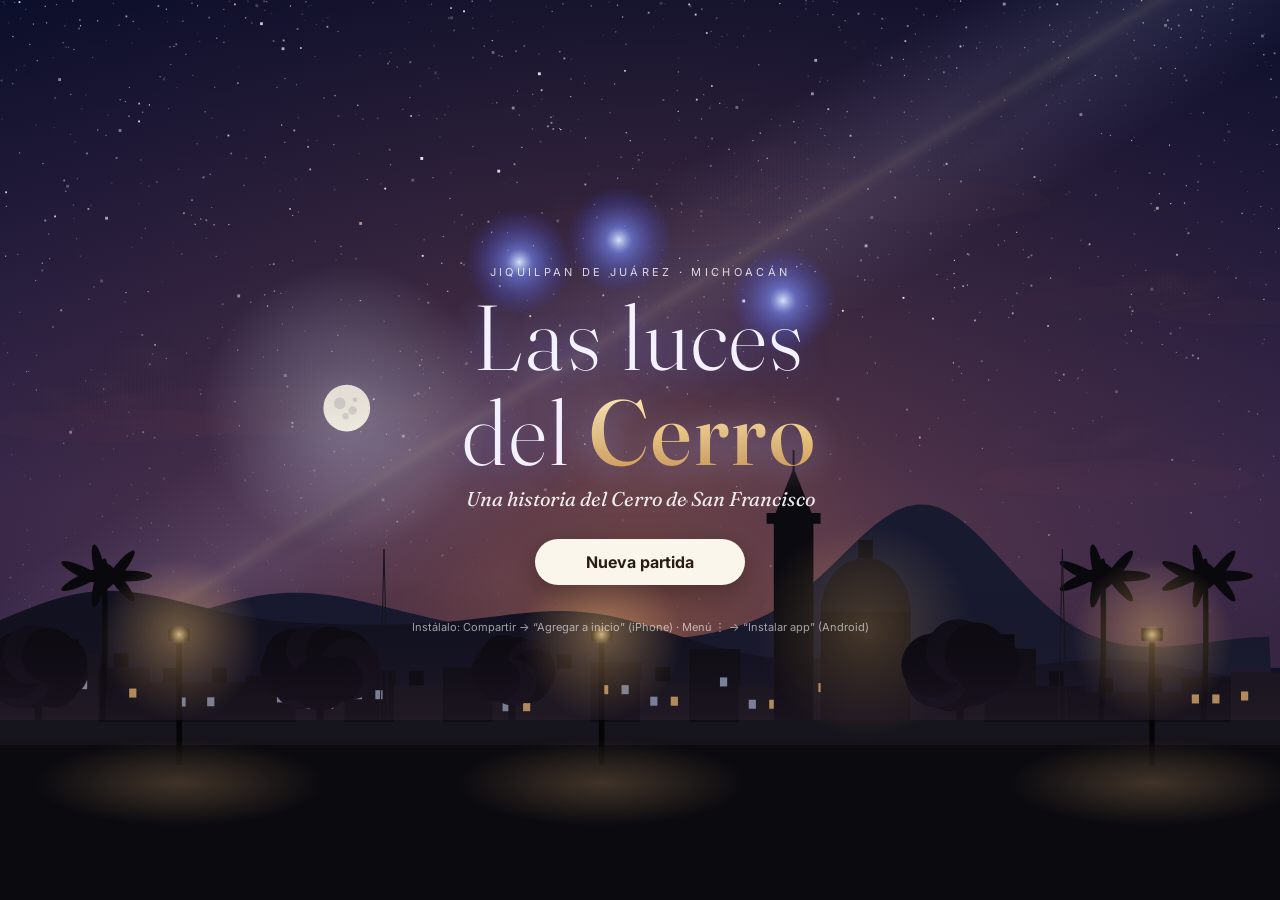
<file: index.html>
<!doctype html>
<html lang="es">
<head>
  <meta charset="utf-8">
  <meta name="viewport" content="width=device-width, initial-scale=1, maximum-scale=1, user-scalable=no, viewport-fit=cover">
  <title>Las luces del Cerro</title>
  <meta name="description" content="RPG de acción y aventura en Jiquilpan de Juárez, Michoacán.">
  <meta name="theme-color" content="#1c1a24">
  <meta name="apple-mobile-web-app-capable" content="yes">
  <meta name="mobile-web-app-capable" content="yes">
  <meta name="apple-mobile-web-app-status-bar-style" content="black-translucent">
  <meta name="apple-mobile-web-app-title" content="Las luces del Cerro">
  <link rel="manifest" href="manifest.webmanifest">
  <link rel="icon" href="icons/icon.svg" type="image/svg+xml">
  <link rel="apple-touch-icon" href="icons/icon-180.png">
  <link rel="preconnect" href="https://fonts.googleapis.com">
  <link href="https://fonts.googleapis.com/css2?family=Fraunces:opsz,wght@9..144,500;9..144,700&family=Inter:wght@400;500;600;700&display=swap" rel="stylesheet">
  <link rel="stylesheet" href="css/style.css">
</head>
<body>
  <canvas id="game"></canvas>

  <!-- HUD -->
  <div id="hud" class="hidden">
    <div class="hud-left">
      <div id="placePill" class="pill place"><span id="placeName">Jiquilpan</span><span id="streetName"></span></div>
      <div id="timePill" class="pill time"><span id="wxIcon">☀</span><span id="clockText">7:30 am</span><span id="dayText">Jue</span></div>

    </div>
    <div class="hud-right">
      <div class="pill money"><span class="peso">$</span><span id="moneyText">150</span></div>
      <button id="btnMenu" class="round" aria-label="Menú">☰</button>
    </div>
    <div class="hud-life">
      <div id="hearts" class="hearts" aria-label="Salud"></div>
      <div id="spurs" class="spurs hidden"></div>
      <div id="foeBar" class="foe hidden"><span id="foeName"></span><i><b id="foeFill"></b></i></div>
    </div>
    <div id="questTracker" class="tracker" role="status"></div>
    <div id="compass" class="compass"><div id="compassNeedle"></div></div>
  </div>

  <!-- Touch controls -->
  <div id="touch" class="hidden">
    <div id="stickZone"></div>
    <div id="stickBase"><div id="stickKnob"></div></div>
    <button id="btnA" class="tbtn a">A</button>
    <button id="btnB" class="tbtn b">B</button>
    <button id="btnItem" class="tbtn item" aria-label="Usar lo que traes en la mano">✋</button>
  </div>

  <!-- Contextual prompt -->
  <div id="prompt" class="prompt hidden"><span class="key">A</span><span id="promptText">Hablar</span></div>

  <!-- Dialogue -->
  <div id="dialog" class="dialog hidden">
    <div class="dlg-card">
      <canvas id="portrait" width="160" height="160"></canvas>
      <div class="dlg-body">
        <div class="dlg-name"><span id="dlgName"></span><span id="dlgRole"></span></div>
        <div id="dlgText" class="dlg-text"></div>
        <div id="dlgChoices" class="dlg-choices"></div>
        <form id="dlgAsk" class="dlg-ask hidden" autocomplete="off"><input id="dlgInput" type="text" maxlength="200"><button type="submit">OK</button></form>
      </div>
      <div id="dlgNext" class="dlg-next">▾</div>
    </div>
  </div>

  <!-- Toasts / banners -->
  <div id="toasts"></div>
  <div id="banner" class="banner hidden"><div id="bannerTitle"></div><div id="bannerSub"></div></div>
  <div id="fade" class="fade"></div>

  <!-- Menus -->
  <div id="menu" class="menu hidden">
    <div class="menu-top">
      <div class="tabs" id="menuTabs">
        <button data-tab="map" class="on"><span class="ti">🗺️</span>Mapa</button>
        <button data-tab="journal"><span class="ti">📜</span>Misiones</button>
        <button data-tab="people"><span class="ti">🫂</span>Gente</button>
        <button data-tab="bag"><span class="ti">🎒</span>Morral</button>
        <button data-tab="self"><span class="ti">🙂</span>Yo</button>
        <button data-tab="props"><span class="ti">🏠</span>Propiedades</button>
        <button data-tab="settings"><span class="ti">⚙️</span>Ajustes</button>
      </div>
      <button id="menuClose" class="round" aria-label="Cerrar">✕</button>
    </div>
    <div class="menu-body">
      <section id="tab-map" class="tab on">
        <div class="mapwrap" id="mapWrap"><canvas id="bigmap"></canvas><div id="mapLabel" class="maplabel"></div></div>
        <div class="maplegend" id="mapLegend"></div>
      </section>
      <section id="tab-journal" class="tab"></section>
      <section id="tab-bag" class="tab"></section>
      <section id="tab-people" class="tab"></section>
      <section id="tab-self" class="tab"></section>
      <section id="tab-props" class="tab"></section>
      <section id="tab-settings" class="tab"></section>
    </div>
  </div>

  <!-- Shop -->
  <div id="shop" class="sheet hidden">
    <div class="sheet-head"><div><div id="shopName" class="sheet-title"></div><div id="shopSub" class="sheet-sub"></div></div><button id="shopClose" class="round">✕</button></div>
    <div id="shopList" class="shop-list"></div>
  </div>

  <!-- Title screen -->
  <div id="title" class="title">
    <canvas id="titleSky" class="title-sky"></canvas>
    <div class="title-inner">
      <div class="t-kicker">Jiquilpan de Juárez · Michoacán</div>
      <h1><span>Las luces</span><span>del <b>Cerro</b></span></h1>
      <div class="t-sub">Una historia del Cerro de San Francisco</div>
      <div class="t-actions">
        <button id="btnContinue" class="primary hidden">Continuar</button>
        <button id="btnNew" class="primary">Nueva partida</button>
      </div>
      <div class="t-name hidden" id="nameBox">
        <label>¿Cómo te llamas?</label>
        <input id="nameInput" maxlength="16" value="Emiliano" autocomplete="off">
        <button id="btnStart" class="primary">Empezar</button>
      </div>
      <div class="t-foot">Instálalo: Compartir → “Agregar a inicio” (iPhone) · Menú ⋮ → “Instalar app” (Android)</div>
    </div>
  </div>

  <div id="loading" class="loading">Cargando el pueblo…</div>

  <script type="module" src="js/main.js"></script>
</body>
</html>
</file>
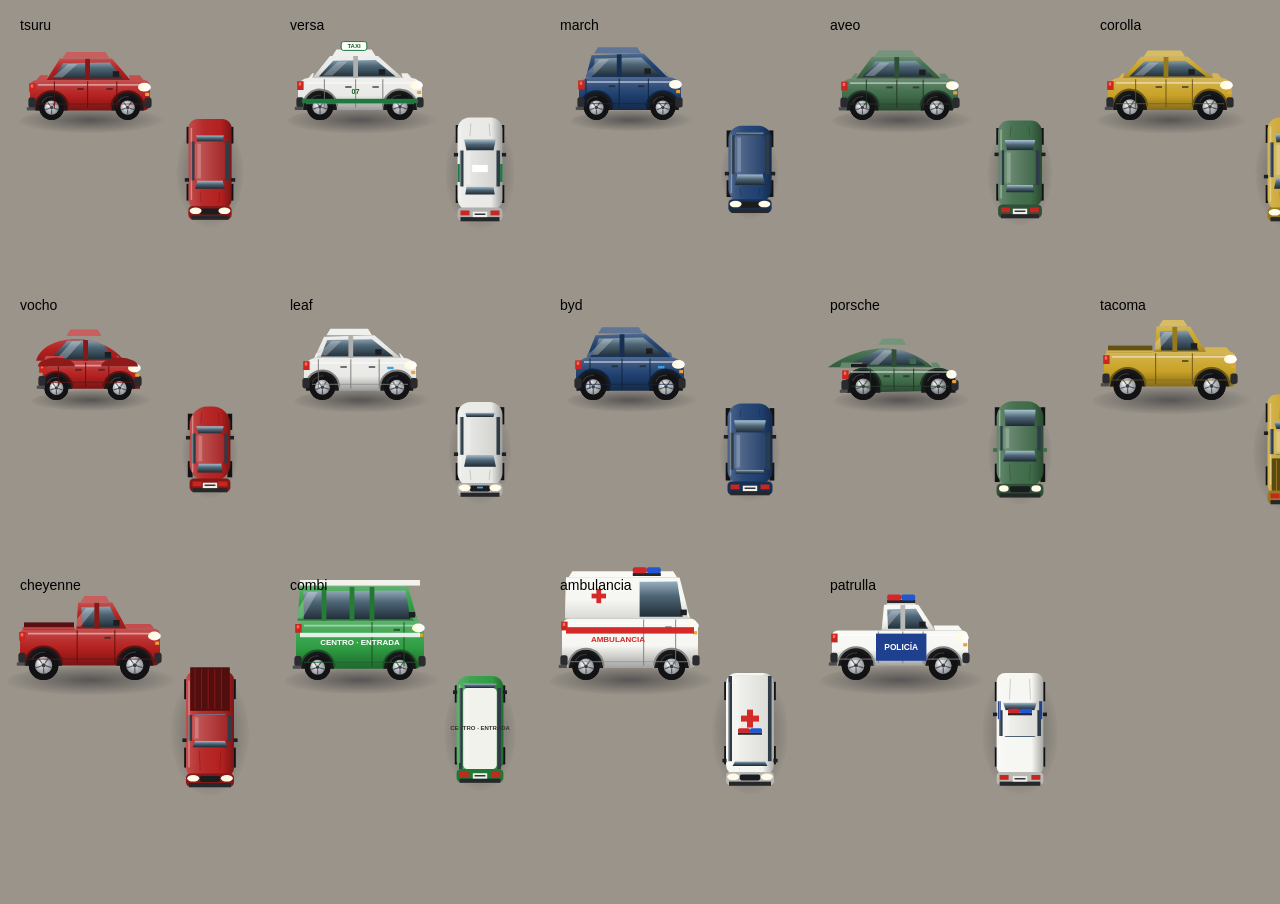
<file: tests/gallery.html>
<!doctype html><meta charset="utf-8"><title>Car gallery</title>
<body style="margin:0;background:#9a948a"><canvas id="c" width="1400" height="900"></canvas>
<script type="module">
import { MODELS, paintCar } from '../js/render/cars.js';
const ctx = document.getElementById('c').getContext('2d');
const names = Object.keys(MODELS); let i = 0;
for (const m of names) {
  const col = i % 5, row = Math.floor(i / 5);
  const spec = { model: m, color: ['#b3201f','#e9e9e6','#1f3f6f','#3e6b48','#c9a227'][i % 5], taxi: m === 'versa', route: m === 'combi' ? 'verde' : null, text: 'CENTRO · ENTRADA' };
  if (m === 'combi') spec.color = '#2f9e44';
  if (m === 'ambulancia' || m === 'patrulla') spec.color = '#f6f6f2';
  ctx.save(); ctx.translate(90 + col * 270, 120 + row * 280); ctx.scale(4, 4); paintCar(ctx, spec, 'E'); ctx.restore();
  ctx.save(); ctx.translate(210 + col * 270, 170 + row * 280); ctx.scale(3, 3); paintCar(ctx, spec, i % 2 ? 'N' : 'S'); ctx.restore();
  ctx.fillStyle = '#000'; ctx.font = '14px sans-serif'; ctx.fillText(m, 20 + col * 270, 30 + row * 280);
  i++;
}
</script>
</file>
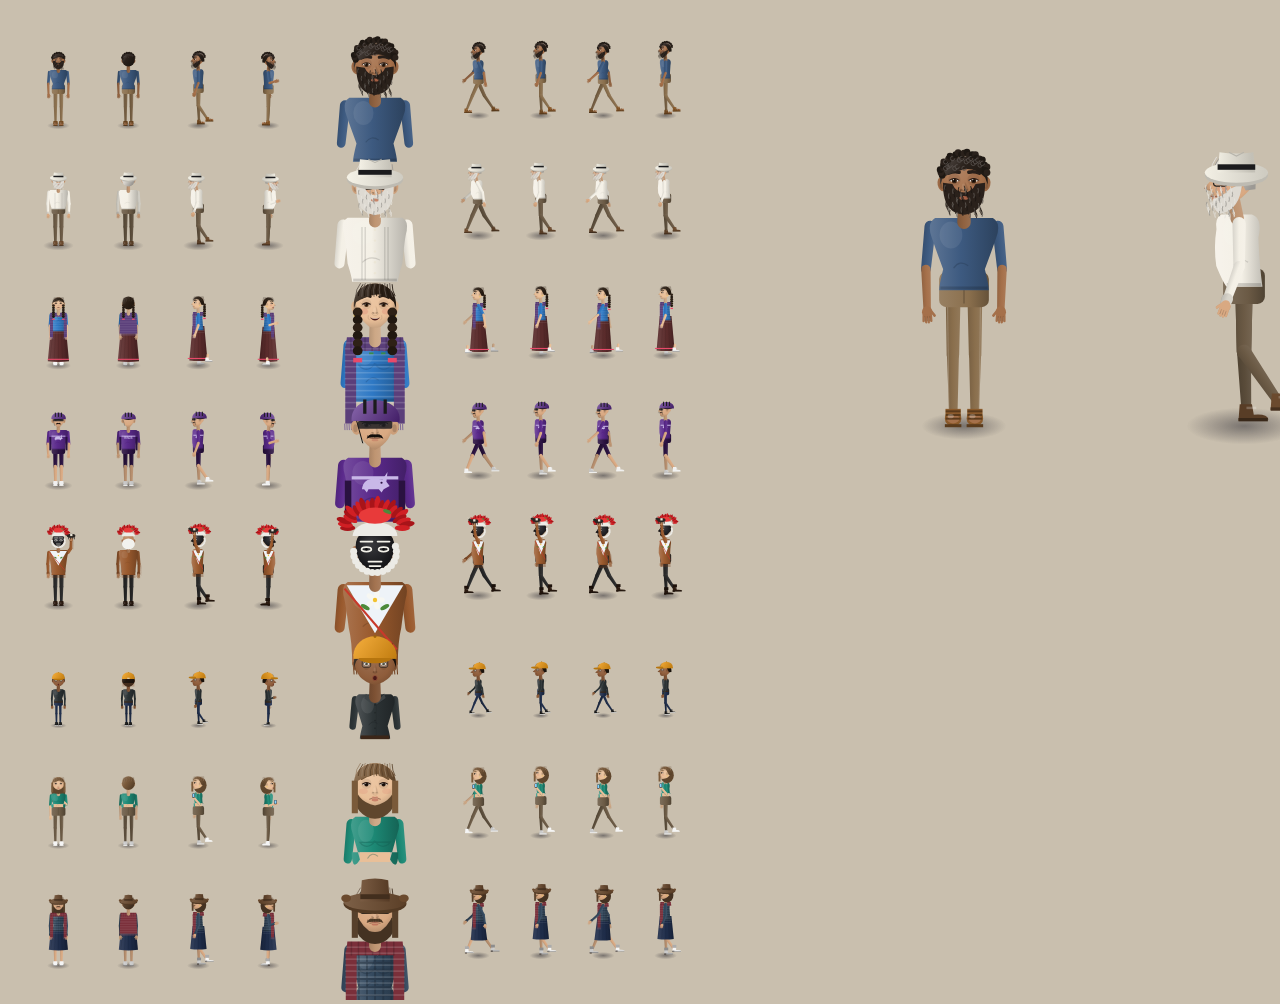
<file: tests/people.html>
<!doctype html><meta charset="utf-8"><title>People gallery</title>
<body style="margin:0;background:#c9bfae"><canvas id="c" width="1400" height="1000"></canvas>
<script type="module">
import { makeLook, drawPerson, drawPortrait } from '../js/render/people.js';
const ctx = document.getElementById('c').getContext('2d');
const looks = [
  makeLook(1, { age: 'adult', hair: 'curly', hairColor: '#2a211b', beard: 'full', beardColor: '#4a4540', nose: 'wide', top: 'tshirt', topColor: '#3d5a80', girth: 0.92 }),
  makeLook(2, { age: 'elder', hat: 'panama', beard: 'full', hairColor: '#d9d5ce', girth: 1.25, top: 'guayabera', topColor: '#f4f0e6' }),
  makeLook(3, { female: true, age: 'adult', hair: 'braids', rebozo: '#5b3f7a', top: 'bordado', bottom: 'longskirt', expr: 'happy' }),
  makeLook(4, { uniform: 'rinos', age: 'adult' }),
  makeLook(5, { uniform: 'negrito', holds: 'toro' }),
  makeLook(6, { age: 'kid', expr: 'surprised' }),
  makeLook(7, { female: true, age: 'teen', hair: 'long', phone: true, expr: 'sad' }),
  makeLook(8, { age: 'adult', hat: 'texana', mustache: true, top: 'plaid', shoes: 'boots', expr: 'angry' }),
];
looks.forEach((L, i) => {
  for (let d = 0; d < 4; d++) { ctx.save(); ctx.translate(20 + d * 70, 20 + i * 120); ctx.scale(2.4, 2.4); drawPerson(ctx, L, d, d === 2 ? 1 : d === 3 ? 'talk' : 'idle'); ctx.restore(); }
  ctx.save(); ctx.translate(320, 10 + i * 120); drawPortrait(ctx, L, 110, 'idle'); ctx.restore();
  ctx.save(); ctx.translate(440, 10 + i * 120); ctx.scale(2.4, 2.4); for (let f = 0; f < 4; f++) { drawPerson(ctx, L, 2, f); ctx.translate(26, 0); } ctx.restore();
});
// one big for detail
ctx.save(); ctx.translate(820, 30); ctx.scale(9, 9); drawPerson(ctx, looks[0], 0, 'idle'); ctx.restore();
ctx.save(); ctx.translate(1100, 30); ctx.scale(9, 9); drawPerson(ctx, looks[1], 2, 1); ctx.restore();
</script>
</file>
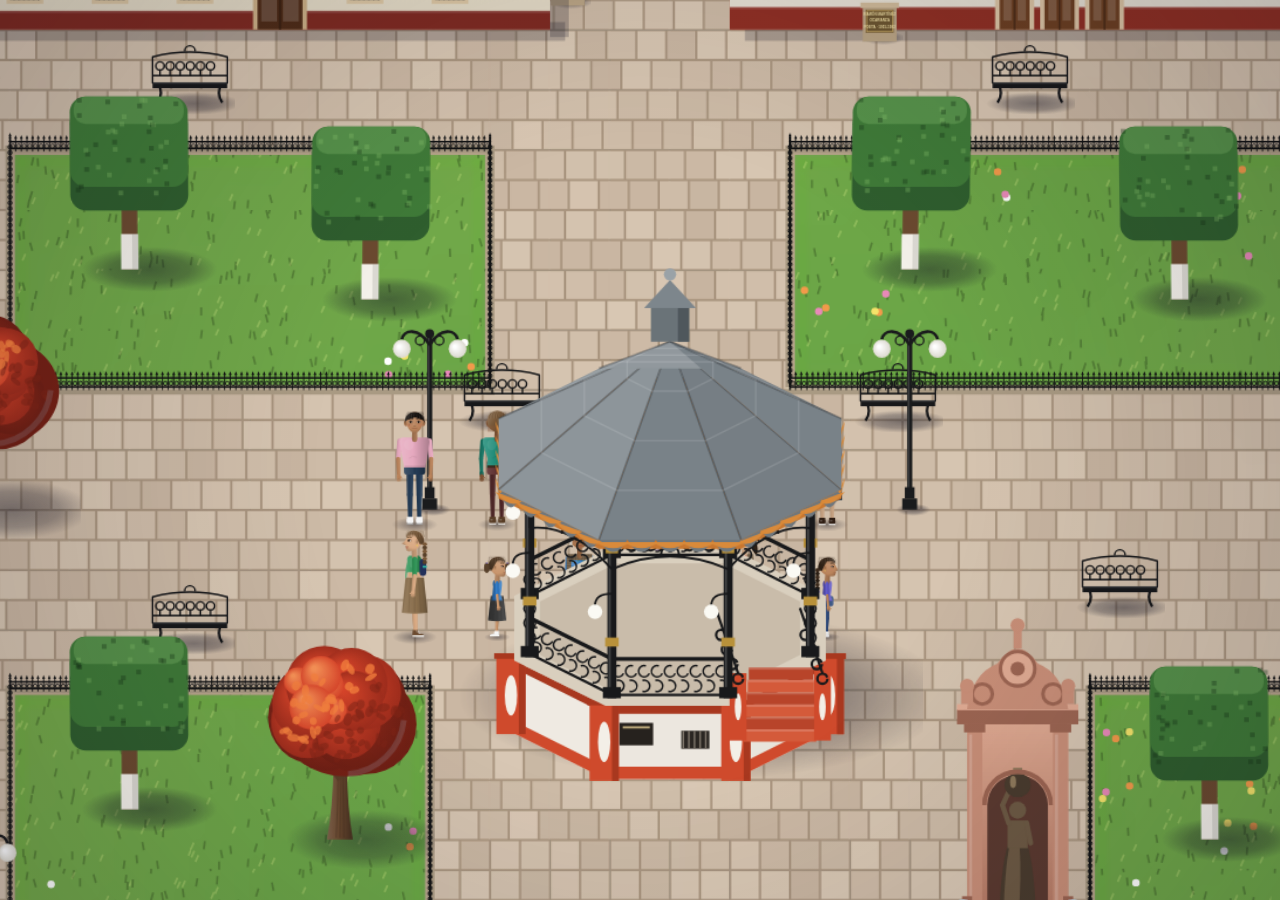
<file: tests/view.html>
<!doctype html>
<html><head><meta charset="utf-8"><style>html,body{margin:0;background:#111}canvas{display:block}</style></head>
<body><canvas id="c"></canvas>
<script type="module">
import { buildTown, applyWeekday } from '../js/data/town.js';
import { Renderer } from '../js/renderer.js';
import { Person } from '../js/entities.js';
import { makeLook } from '../js/render/people.js';
const q = new URLSearchParams(location.search);
const map = buildTown(); applyWeekday(map, +(q.get('day') ?? 4));
const r = new Renderer(document.getElementById('c'));
if (q.get('zoom')) { r.zoomMul = +q.get('zoom'); r.resize(); }
const ents = [];
const cx = +(q.get('x') ?? 125.5) * 16, cy = +(q.get('y') ?? 100) * 16;
for (let i = 0; i < 12; i++) { const p = new Person(map, cx - 60 + (i % 6) * 22, cy + 20 + Math.floor(i / 6) * 30, makeLook(i * 97 + 5)); p.dir = i % 4; ents.push(p); }
const L = +(q.get('light') ?? 1);
const game = { map, camera: { x: cx, y: cy }, entities: ents, effects: [], env: { light: L, rainAmt: +(q.get('rain') ?? 0), cloud: 0.3, wind: 0.3, overcast: 0, lightning: 0, bloom: q.get('bloom') === '1', dusk: L < 1, wetness: +(q.get('wet') ?? 0), flood: +(q.get('flood') ?? 0) }, clock: { real: 1, dt: 0.016, hour: +(q.get('hour') ?? 12) }, state: { act: 1 }, firstFrame: true };
r.draw(game);
window.done = true;
</script></body></html>
</file>
<file: css/style.css>
:root {
  --ink: #1f1b24;
  --paper: #fbf6ec;
  --paper-2: #f3ead8;
  --line: rgba(60, 40, 25, 0.16);
  --accent: #c2413c;       /* guardapolvo red */
  --accent-2: #6c4bb4;     /* jacaranda / añil */
  --gold: #e3b341;
  --glass: rgba(24, 22, 32, 0.62);
  --glass-2: rgba(24, 22, 32, 0.78);
  --txt-on-glass: #f7f2e8;
  --safe-t: env(safe-area-inset-top, 0px);
  --safe-b: env(safe-area-inset-bottom, 0px);
  --safe-l: env(safe-area-inset-left, 0px);
  --safe-r: env(safe-area-inset-right, 0px);
}
* { box-sizing: border-box; -webkit-tap-highlight-color: transparent; }
html, body { margin: 0; height: 100%; overflow: hidden; background: #14131a; color: var(--ink);
  font-family: Inter, system-ui, -apple-system, "Segoe UI", sans-serif; -webkit-user-select: none; user-select: none;
  overscroll-behavior: none; touch-action: none; }
canvas#game { position: fixed; inset: 0; display: block; }
button { font: inherit; cursor: pointer; }
.hidden { display: none !important; }

/* HUD ---------------------------------------------------------------- */
#hud { position: fixed; inset: 0; pointer-events: none; }
.hud-left { position: absolute; top: calc(10px + var(--safe-t)); left: calc(10px + var(--safe-l)); display: flex; flex-direction: column; gap: 6px; align-items: flex-start; }
.hud-right { position: absolute; top: calc(10px + var(--safe-t)); right: calc(10px + var(--safe-r)); display: flex; gap: 8px; align-items: center; pointer-events: auto; }
.pill { background: var(--glass); color: var(--txt-on-glass); backdrop-filter: blur(8px); -webkit-backdrop-filter: blur(8px);
  border: 1px solid rgba(255,255,255,0.08); border-radius: 999px; padding: 6px 12px; font-size: 13px; font-weight: 600; display: flex; gap: 8px; align-items: center;
  box-shadow: 0 4px 18px rgba(0,0,0,0.25); }
.pill.place { flex-direction: column; align-items: flex-start; gap: 0; border-radius: 14px; padding: 7px 12px; max-width: 62vw; }
#placeName { font-family: Fraunces, Georgia, serif; font-size: 15px; letter-spacing: 0.01em; }
#streetName { font-size: 11px; font-weight: 500; opacity: 0.75; }
.pill.time { font-variant-numeric: tabular-nums; }
#dayText { opacity: 0.7; font-weight: 500; }
.pill.money .peso { color: var(--gold); }
.round { width: 40px; height: 40px; border-radius: 50%; border: 1px solid rgba(255,255,255,0.1); background: var(--glass); color: var(--txt-on-glass);
  backdrop-filter: blur(8px); -webkit-backdrop-filter: blur(8px); font-size: 18px; display: grid; place-items: center; box-shadow: 0 4px 18px rgba(0,0,0,0.25); }
.tracker { position: absolute; top: calc(98px + var(--safe-t)); left: calc(10px + var(--safe-l)); max-width: min(300px, 64vw);
  color: var(--txt-on-glass); font-size: 12px; line-height: 1.35; text-shadow: 0 1px 3px rgba(0,0,0,0.8); }
.tracker .qt { font-weight: 700; color: var(--gold); font-size: 11px; letter-spacing: 0.06em; text-transform: uppercase; }
.tracker .qs { margin-top: 2px; }
.compass { position: absolute; top: calc(58px + var(--safe-t)); right: calc(12px + var(--safe-r)); width: 36px; height: 36px; border-radius: 50%;
  background: var(--glass); border: 1px solid rgba(255,255,255,0.1); display: grid; place-items: center; }
#compassNeedle { width: 0; height: 0; border-left: 6px solid transparent; border-right: 6px solid transparent; border-bottom: 14px solid var(--gold); transform-origin: 50% 70%; }

/* Touch --------------------------------------------------------------- */
#touch { position: fixed; inset: 0; pointer-events: none; }
#stickZone { position: absolute; left: 0; bottom: 0; width: 55vw; height: 55vh; pointer-events: auto; }
#stickBase { position: absolute; width: 120px; height: 120px; border-radius: 50%; left: calc(24px + var(--safe-l)); bottom: calc(24px + var(--safe-b)); top: auto;
  background: radial-gradient(circle, rgba(255,255,255,0.10), rgba(255,255,255,0.04)); border: 1.5px solid rgba(255,255,255,0.25); pointer-events: none; opacity: 0.55; transition: opacity .15s; }
#stickBase.on { opacity: 0.95; bottom: auto; }
#stickKnob { position: absolute; left: 36px; top: 36px; width: 48px; height: 48px; border-radius: 50%; background: rgba(255,255,255,0.85); box-shadow: 0 3px 10px rgba(0,0,0,0.35); }
.tbtn { position: absolute; pointer-events: auto; border-radius: 50%; border: 2px solid rgba(255,255,255,0.35); color: #fff; font-weight: 700; font-size: 20px;
  background: rgba(24,22,32,0.55); backdrop-filter: blur(6px); -webkit-backdrop-filter: blur(6px); box-shadow: 0 4px 14px rgba(0,0,0,0.3); }
.tbtn.a { width: 74px; height: 74px; right: calc(22px + var(--safe-r)); bottom: calc(44px + var(--safe-b)); background: rgba(194,65,60,0.78); }
.tbtn.b { width: 56px; height: 56px; right: calc(108px + var(--safe-r)); bottom: calc(24px + var(--safe-b)); font-size: 16px; }
.tbtn.on { transform: scale(0.92); filter: brightness(1.2); }

.prompt { position: fixed; left: 50%; bottom: calc(150px + var(--safe-b)); transform: translateX(-50%); background: var(--glass-2); color: var(--txt-on-glass);
  padding: 8px 14px 8px 8px; border-radius: 999px; font-weight: 600; font-size: 14px; display: flex; gap: 8px; align-items: center; pointer-events: none;
  box-shadow: 0 6px 20px rgba(0,0,0,0.3); animation: pop .18s ease-out; }
.prompt .key { width: 24px; height: 24px; border-radius: 50%; background: var(--accent); display: grid; place-items: center; font-size: 12px; }
@keyframes pop { from { transform: translate(-50%, 8px); opacity: 0; } to { transform: translate(-50%, 0); opacity: 1; } }

/* Dialogue ------------------------------------------------------------ */
.dialog { position: fixed; left: 0; right: 0; bottom: 0; padding: 0 10px calc(12px + var(--safe-b)); display: flex; justify-content: center; z-index: 20; }
.dlg-card { position: relative; width: min(760px, 100%); background: var(--paper); border-radius: 18px; padding: 14px 16px 16px 14px; display: flex; gap: 14px;
  box-shadow: 0 18px 50px rgba(0,0,0,0.45), inset 0 0 0 1px rgba(120,80,40,0.12); animation: rise .2s ease-out;
  background-image: linear-gradient(180deg, rgba(255,255,255,0.6), rgba(255,255,255,0)), radial-gradient(circle at 10% 0%, rgba(194,65,60,0.05), transparent 40%); }
@keyframes rise { from { transform: translateY(20px); opacity: 0; } to { transform: none; opacity: 1; } }
#portrait { width: 86px; height: 86px; flex: 0 0 auto; border-radius: 14px; background: linear-gradient(160deg, #efe3cb, #d9c3a2); box-shadow: inset 0 0 0 1px rgba(90,60,30,0.2); }
.dlg-body { flex: 1; min-width: 0; }
.dlg-name { display: flex; align-items: baseline; gap: 8px; margin-bottom: 4px; }
#dlgName { font-family: Fraunces, Georgia, serif; font-weight: 700; font-size: 18px; color: #3a2418; }
#dlgRole { font-size: 11px; color: #8a6a50; font-weight: 600; letter-spacing: 0.04em; text-transform: uppercase; }
.dlg-text { font-size: 16px; line-height: 1.45; color: #2a211b; min-height: 46px; max-height: 38vh; overflow-y: auto; white-space: pre-wrap; }
.dlg-text .thinking { opacity: 0.55; font-style: italic; }
.dlg-choices { display: flex; flex-direction: column; gap: 6px; margin-top: 10px; }
.dlg-choices button { text-align: left; background: #fff; border: 1px solid var(--line); border-radius: 12px; padding: 9px 12px; font-size: 14px; color: #2a211b; font-weight: 500;
  display: flex; gap: 8px; align-items: center; }
.dlg-choices button:hover, .dlg-choices button.sel { border-color: var(--accent); box-shadow: 0 0 0 2px rgba(194,65,60,0.15); }
.dlg-choices button .tag { font-size: 10px; font-weight: 700; padding: 2px 6px; border-radius: 999px; background: var(--paper-2); color: #7a5a3a; text-transform: uppercase; letter-spacing: 0.04em; }
.dlg-choices button .tag.kind { background: #e7f3e3; color: #2f6a2a; } .dlg-choices button .tag.mean { background: #f7e1df; color: #9a2f28; }
.dlg-choices button .tag.honest { background: #e6ecf8; color: #2b4c8a; } .dlg-choices button .tag.money { background: #fbf0cf; color: #7a5a0a; }
.dlg-ask { display: flex; gap: 8px; margin-top: 10px; }
.dlg-ask input { flex: 1; min-width: 0; border: 1px solid var(--line); border-radius: 12px; padding: 10px 12px; font-size: 16px; background: #fff; -webkit-user-select: text; user-select: text; }
.dlg-ask button { border: 0; border-radius: 12px; background: var(--accent); color: #fff; font-weight: 700; padding: 0 14px; }
.dlg-next { position: absolute; right: 16px; bottom: 8px; color: var(--accent); animation: bob 1s infinite; font-size: 14px; }
@keyframes bob { 50% { transform: translateY(3px); } }

/* Toasts & banner ----------------------------------------------------- */
#toasts { position: fixed; top: auto; bottom: calc(198px + var(--safe-b)); left: 50%; transform: translateX(-50%); display: flex; flex-direction: column; gap: 6px; align-items: center; z-index: 30; pointer-events: none; }
.toast { background: var(--glass-2); color: var(--txt-on-glass); padding: 8px 14px; border-radius: 12px; font-size: 13px; font-weight: 600; box-shadow: 0 6px 20px rgba(0,0,0,0.3);
  animation: toast 3.2s ease forwards; max-width: 86vw; text-align: center; }
.toast.good { border-left: 3px solid #7be07b; } .toast.bad { border-left: 3px solid #ff6b5e; } .toast.quest { border-left: 3px solid var(--gold); } .toast.soul { border-left: 3px solid #8f7cff; }
@keyframes toast { 0% { opacity: 0; transform: translateY(-6px); } 8% { opacity: 1; transform: none; } 85% { opacity: 1; } 100% { opacity: 0; } }
.banner { position: fixed; left: 0; right: 0; top: 30%; text-align: center; color: #fff; z-index: 25; pointer-events: none; animation: banner 4.5s ease forwards; text-shadow: 0 2px 16px rgba(0,0,0,0.6); }
#bannerTitle { font-family: Fraunces, Georgia, serif; font-size: clamp(28px, 7vw, 54px); font-weight: 700; }
#bannerSub { margin-top: 6px; font-size: 14px; letter-spacing: 0.18em; text-transform: uppercase; opacity: 0.85; }
@keyframes banner { 0% { opacity: 0; letter-spacing: 0.1em; } 15% { opacity: 1; letter-spacing: 0; } 80% { opacity: 1; } 100% { opacity: 0; } }
.fade { position: fixed; inset: 0; background: #000; opacity: 0; pointer-events: none; transition: opacity .45s ease; z-index: 40; }
.fade.on { opacity: 1; }
.fade.white { background: #f4f6ff; }

/* Menu ---------------------------------------------------------------- */
.menu { position: fixed; inset: 0; z-index: 35; background: rgba(18,16,24,0.72); backdrop-filter: blur(10px); -webkit-backdrop-filter: blur(10px); display: flex; flex-direction: column;
  padding: calc(10px + var(--safe-t)) calc(10px + var(--safe-r)) calc(10px + var(--safe-b)) calc(10px + var(--safe-l)); }
.menu-top { display: flex; justify-content: space-between; align-items: center; gap: 8px; }
.tabs { display: flex; gap: 4px; overflow-x: auto; background: rgba(255,255,255,0.06); padding: 4px; border-radius: 14px; scrollbar-width: none; }
.tabs button { border: 0; background: transparent; color: #d9d2c4; padding: 8px 12px; border-radius: 10px; font-weight: 600; font-size: 14px; white-space: nowrap; }
.tabs button.on { background: var(--paper); color: #2a211b; }
.menu-body { flex: 1; min-height: 0; margin-top: 10px; }
.tab { display: none; height: 100%; overflow-y: auto; color: var(--txt-on-glass); -webkit-overflow-scrolling: touch; touch-action: pan-y; }
.tab.on { display: block; }
#tab-map.on { display: flex; flex-direction: column; gap: 8px; }
.mapwrap { position: relative; flex: 1; min-height: 0; border-radius: 16px; overflow: hidden; background: #e9dcc0; box-shadow: inset 0 0 0 1px rgba(0,0,0,0.2), 0 10px 40px rgba(0,0,0,0.35); touch-action: none; }
#bigmap { width: 100%; height: 100%; display: block; }
.maplabel { position: absolute; left: 12px; bottom: 12px; background: rgba(251,246,236,0.92); color: #3a2418; padding: 6px 10px; border-radius: 10px; font-family: Fraunces, Georgia, serif; font-size: 15px; font-weight: 600; pointer-events: none; }
.maplegend { display: flex; flex-wrap: wrap; gap: 6px 12px; font-size: 12px; color: #d9d2c4; }
.maplegend span::before { content: ''; display: inline-block; width: 9px; height: 9px; border-radius: 50%; margin-right: 5px; background: var(--c); vertical-align: -1px; }
.card { background: var(--paper); color: #2a211b; border-radius: 16px; padding: 14px 16px; margin-bottom: 10px; box-shadow: 0 6px 24px rgba(0,0,0,0.25); }
.card h3 { margin: 0 0 6px; font-family: Fraunces, Georgia, serif; font-size: 18px; }
.card h4 { margin: 10px 0 4px; font-size: 12px; text-transform: uppercase; letter-spacing: 0.08em; color: #8a6a50; }
.card p { margin: 4px 0; line-height: 1.45; font-size: 14px; }
.card .done { text-decoration: line-through; opacity: 0.55; }
.card .kicker { font-size: 11px; font-weight: 700; color: var(--accent); letter-spacing: 0.08em; text-transform: uppercase; }
.grid { display: grid; grid-template-columns: repeat(auto-fill, minmax(140px, 1fr)); gap: 8px; }
.item { background: #fff; border: 1px solid var(--line); border-radius: 14px; padding: 10px; display: flex; flex-direction: column; gap: 4px; }
.item .ico { font-size: 26px; } .item b { font-size: 14px; } .item small { color: #7a6a5a; font-size: 12px; line-height: 1.3; }
.item button { margin-top: 4px; border: 0; background: var(--paper-2); border-radius: 8px; padding: 6px; font-weight: 600; color: #3a2418; }
.meter { height: 8px; background: #eadfcb; border-radius: 99px; overflow: hidden; position: relative; }
.meter i { position: absolute; top: 0; bottom: 0; left: 50%; background: var(--c, var(--accent)); border-radius: 99px; }
.meter.uni i { left: 0; }
.statrow { display: grid; grid-template-columns: 110px 1fr 40px; gap: 10px; align-items: center; margin: 8px 0; font-size: 13px; }
.set-row { display: flex; justify-content: space-between; gap: 12px; align-items: center; padding: 10px 0; border-bottom: 1px solid var(--line); font-size: 14px; }
.set-row:last-child { border-bottom: 0; }
.set-row input[type=text], .set-row input[type=password], .set-row select { border: 1px solid var(--line); border-radius: 10px; padding: 8px; font-size: 14px; max-width: 58%; -webkit-user-select: text; user-select: text; }
.btn { border: 0; background: var(--accent); color: #fff; border-radius: 10px; padding: 9px 14px; font-weight: 700; }
.btn.ghost { background: var(--paper-2); color: #3a2418; }
.toggle { width: 46px; height: 28px; border-radius: 99px; background: #d8cdb8; position: relative; border: 0; flex: 0 0 auto; }
.toggle::after { content: ''; position: absolute; top: 3px; left: 3px; width: 22px; height: 22px; border-radius: 50%; background: #fff; transition: left .15s; box-shadow: 0 1px 3px rgba(0,0,0,0.3); }
.toggle.on { background: #5aa05a; } .toggle.on::after { left: 21px; }

/* Shop sheet ---------------------------------------------------------- */
.sheet { position: fixed; left: 0; right: 0; bottom: 0; z-index: 30; background: var(--paper); border-radius: 20px 20px 0 0; max-height: 72vh; display: flex; flex-direction: column;
  padding: 14px 14px calc(14px + var(--safe-b)); box-shadow: 0 -12px 40px rgba(0,0,0,0.4); animation: rise .2s ease-out; }
@media (min-width: 800px) { .sheet { left: 50%; width: 640px; transform: translateX(-50%); bottom: 20px; border-radius: 20px; } }
.sheet-head { display: flex; justify-content: space-between; align-items: center; gap: 10px; margin-bottom: 10px; }
.sheet-title { font-family: Fraunces, Georgia, serif; font-size: 20px; font-weight: 700; color: #3a2418; }
.sheet-sub { font-size: 13px; color: #8a6a50; }
.sheet .round { background: var(--paper-2); color: #3a2418; box-shadow: none; }
.shop-list { overflow-y: auto; display: flex; flex-direction: column; gap: 8px; touch-action: pan-y; }
.shop-row { display: flex; align-items: center; gap: 10px; background: #fff; border: 1px solid var(--line); border-radius: 14px; padding: 10px 12px; }
.shop-row .ico { font-size: 26px; width: 34px; text-align: center; }
.shop-row .meta { flex: 1; min-width: 0; } .shop-row b { display: block; font-size: 15px; } .shop-row small { color: #7a6a5a; font-size: 12px; }
.shop-row .price { font-weight: 700; color: #3a2418; font-variant-numeric: tabular-nums; }
.shop-row button { border: 0; border-radius: 10px; padding: 8px 12px; font-weight: 700; background: var(--accent); color: #fff; }
.shop-row button.alt { background: var(--paper-2); color: #3a2418; }
.shop-row button:disabled { opacity: 0.4; }

/* Title --------------------------------------------------------------- */
.title { position: fixed; inset: 0; z-index: 50; display: grid; place-items: center; overflow: hidden; color: #fff; }
.title-sky { position: absolute; inset: 0; width: 100%; height: 100%; display: block; background: #0d1030; }
.title-inner::before { content: ''; position: absolute; inset: -40px -60px; z-index: -1; background: radial-gradient(closest-side, rgba(8,10,30,0.55), transparent); }
.title-inner { position: relative; text-align: center; padding: 24px; max-width: 520px; }
.t-kicker { letter-spacing: 0.3em; text-transform: uppercase; font-size: 11px; opacity: 0.8; }
.title h1 { font-family: Fraunces, Georgia, serif; font-weight: 300; font-size: clamp(40px, 12vw, 92px); margin: 10px 0 6px; line-height: 1.04; letter-spacing: 0.03em; display: flex; flex-direction: column; align-items: center;
  color: #f4f1ff; text-shadow: 0 4px 30px rgba(90,110,255,0.45); }
.title h1 b { font-weight: 500; background: linear-gradient(180deg, #ffe9b0 20%, #f2c46a 60%, #c98a3a); -webkit-background-clip: text; background-clip: text; color: transparent; filter: drop-shadow(0 4px 22px rgba(242,196,106,0.4)); }
.t-sub { font-family: Fraunces, Georgia, serif; font-size: 20px; opacity: 0.9; font-style: italic; }
.t-actions, .t-name { margin-top: 28px; display: flex; flex-direction: column; gap: 10px; align-items: center; }
.t-name label { font-size: 14px; opacity: 0.85; }
.t-name input { border: 0; border-radius: 12px; padding: 12px 14px; font-size: 18px; text-align: center; width: 220px; -webkit-user-select: text; user-select: text; }
.primary { border: 0; border-radius: 999px; padding: 13px 28px; font-weight: 700; font-size: 16px; background: #fbf6ec; color: #2a1d18; min-width: 210px; box-shadow: 0 8px 30px rgba(0,0,0,0.35); }
.primary:hover { filter: brightness(1.05); }
.t-foot { margin-top: 34px; font-size: 11px; opacity: 0.6; line-height: 1.5; }
.loading { position: fixed; inset: 0; display: grid; place-items: center; background: #14131a; color: #d9d2c4; z-index: 60; font-family: Fraunces, Georgia, serif; font-size: 18px; }

/* Cinematic letterbox */
.cine::before, .cine::after { content: ''; position: fixed; left: 0; right: 0; height: 9vh; background: #000; z-index: 15; }
.cine::before { top: 0; } .cine::after { bottom: 0; }

@media (min-width: 900px) and (hover: hover) { #touch { display: none !important; } }
@media (orientation: landscape) and (max-height: 500px) {
  .dlg-text { max-height: 24vh; font-size: 14px; } #portrait { width: 64px; height: 64px; }
  .tbtn.a { bottom: calc(20px + var(--safe-b)); } .tbtn.b { bottom: calc(10px + var(--safe-b)); }
}

/* ===================================================================================================
   Round 3 refresh: calmer surfaces, clear hierarchy, nothing overlapping
   =================================================================================================== */
:root { --glass: rgba(22, 20, 30, 0.58); --glass-2: rgba(22, 20, 30, 0.82); --radius: 16px; --shadow: 0 8px 28px rgba(0,0,0,0.28); }
.pill { box-shadow: var(--shadow); }
/* the quest tracker is a small card, readable on any background */
.tracker { top: calc(102px + var(--safe-t)); background: var(--glass); backdrop-filter: blur(10px); -webkit-backdrop-filter: blur(10px);
  border: 1px solid rgba(255,255,255,0.08); border-radius: 14px; padding: 8px 12px; text-shadow: none; box-shadow: var(--shadow); max-width: min(290px, 62vw); }
.tracker:empty { display: none; }
.tracker .qt { font-size: 10.5px; }
.tracker .qs { font-size: 12.5px; line-height: 1.4; opacity: 0.92; }
#hud > * { transition: opacity .25s ease; }
body.talking .tracker, body.talking .compass, body.cine .tracker { opacity: 0; pointer-events: none; }
/* chapter banners sit high when a dialogue box is open, so text never stacks */
.banner { top: 26%; }
#dialog:not(.hidden) ~ #banner { top: 9%; }
#dialog:not(.hidden) ~ #banner #bannerTitle { font-size: clamp(24px, 5.4vw, 40px); }
.banner::before { content: ''; position: absolute; left: 0; right: 0; top: -30px; bottom: -30px; background: radial-gradient(60% 60% at 50% 50%, rgba(10,10,20,0.45), transparent 70%); z-index: -1; }
/* dialogue */
.dlg-card { border-radius: 20px; padding: 16px 18px 18px 16px; }
.dlg-text { font-size: 16.5px; }
.dlg-choices button { min-height: 44px; transition: transform .08s ease, border-color .15s; }
.dlg-choices button:active { transform: scale(0.985); }
.dlg-choices button .tag.funny { background: #fdf0d8; color: #9a5a0a; } .dlg-choices button .tag.quest, .dlg-choices button .tag.side { background: #efe7fb; color: #5a3d9a; }
/* menu */
.tabs button { display: flex; flex-direction: column; align-items: center; gap: 2px; padding: 6px 10px; font-size: 12px; }
.tabs .ti { font-size: 17px; line-height: 1; }
.card.intro { background: linear-gradient(160deg, #fbf6ec, #f1e7d2); }
.kpis { display: grid; grid-template-columns: repeat(3, 1fr); gap: 8px; margin-top: 10px; }
.kpis div { background: #fff; border: 1px solid var(--line); border-radius: 12px; padding: 8px 10px; text-align: center; }
.kpis b { display: block; font-size: 18px; font-variant-numeric: tabular-nums; color: #3a2418; } .kpis small { color: #8a6a50; font-size: 11px; }
.pill-ok { background: #e3f2df; color: #2f6a2a; border-radius: 99px; padding: 1px 8px; font-size: 11px; font-weight: 700; }
.relbar { height: 7px; background: #eadfcb; border-radius: 99px; overflow: hidden; margin: 6px 0 4px; } .relbar i { display: block; height: 100%; border-radius: 99px; }
.people { display: grid; grid-template-columns: repeat(auto-fill, minmax(250px, 1fr)); gap: 8px; }
.person { display: flex; gap: 10px; background: var(--paper); color: #2a211b; border-radius: 16px; padding: 10px; box-shadow: var(--shadow); }
.person canvas { width: 64px; height: 64px; border-radius: 12px; background: linear-gradient(160deg,#efe3cb,#d9c3a2); flex: 0 0 auto; }
.person .pmeta { min-width: 0; flex: 1; display: flex; flex-direction: column; }
.person b { font-family: Fraunces, Georgia, serif; font-size: 15px; } .person small { color: #8a6a50; font-size: 11.5px; }
.person .rellvl { font-size: 12px; font-weight: 700; color: #3a2418; } .person .note { font-style: italic; margin-top: 2px; }
.title-badge { font-family: Fraunces, Georgia, serif; font-size: 20px; margin: 4px 0; }
.wardrobe { display: flex; flex-wrap: wrap; gap: 6px; }
.wardrobe button { border: 1px solid var(--line); background: #fff; border-radius: 999px; padding: 7px 12px; font-size: 13px; font-weight: 600; color: #3a2418; }
.wardrobe button.on { background: #3a2418; color: #fbf6ec; border-color: #3a2418; }
/* minigames */
.mg { position: fixed; inset: 0; z-index: 45; background: rgba(14,12,20,0.72); backdrop-filter: blur(6px); -webkit-backdrop-filter: blur(6px); display: grid; place-items: center; padding: 12px; animation: rise .2s ease-out; }
.mg-card { width: min(560px, 100%); max-height: 96vh; overflow-y: auto; background: var(--paper); border-radius: 22px; padding: 16px; box-shadow: 0 20px 60px rgba(0,0,0,0.5); }
.mg-head { display: flex; justify-content: space-between; gap: 10px; align-items: flex-start; }
.mg-title { font-family: Fraunces, Georgia, serif; font-size: 22px; font-weight: 700; color: #3a2418; } .mg-sub { font-size: 12.5px; color: #8a6a50; margin-top: 2px; }
.mg .round { background: var(--paper-2); color: #3a2418; box-shadow: none; flex: 0 0 auto; }
.mg-actions { display: flex; justify-content: center; margin-top: 12px; } .mg-actions .btn { font-size: 18px; padding: 12px 28px; border-radius: 999px; }
.mg-result { text-align: center; font-weight: 700; color: #3a2418; }
.lot-call { display: flex; gap: 12px; align-items: center; margin: 12px 0; }
.lot-card { width: 92px; height: 116px; border-radius: 12px; background: #fff; border: 3px solid #b8322a; display: flex; flex-direction: column; align-items: center; justify-content: center; gap: 4px; flex: 0 0 auto; box-shadow: var(--shadow); }
.lot-card .emo { font-size: 42px; } .lot-card b { font-size: 12px; text-align: center; color: #3a2418; }
.lot-verse { font-family: Fraunces, Georgia, serif; font-style: italic; font-size: 16px; color: #3a2418; }
.lot-grid { display: grid; grid-template-columns: repeat(4, 1fr); gap: 6px; }
.lot-cell { aspect-ratio: 3 / 4; border-radius: 10px; border: 2px solid #d9c3a2; background: #fff; display: flex; flex-direction: column; align-items: center; justify-content: center; gap: 2px; padding: 4px; position: relative; }
.lot-cell .emo { font-size: 26px; } .lot-cell small { font-size: 10px; color: #5a4636; text-align: center; line-height: 1.1; }
.lot-cell.on::after { content: ''; position: absolute; width: 22px; height: 18px; border-radius: 50%; background: radial-gradient(circle at 35% 35%, #8a5a34, #4a2a14); box-shadow: 0 2px 4px rgba(0,0,0,0.4); }
.lot-cell.nope, .tor.nope { animation: shake .3s; }
@keyframes shake { 25% { transform: translateX(-3px); } 75% { transform: translateX(3px); } }
.lot-rivals { display: flex; gap: 10px; flex-wrap: wrap; justify-content: center; margin-top: 8px; font-size: 12px; color: #8a6a50; }
.tor-top { display: flex; justify-content: space-between; font-weight: 700; color: #3a2418; margin: 10px 0; font-variant-numeric: tabular-nums; }
.comal { display: grid; grid-template-columns: repeat(3, 1fr); gap: 12px; padding: 18px; border-radius: 50%/30%; background: radial-gradient(circle, #4a4440, #24201e); }
.tor { aspect-ratio: 1; border-radius: 50%; border: 0; background: transparent; font-weight: 800; color: #3a2418; font-size: 13px; }
.tor.raw { background: radial-gradient(circle at 40% 40%, #f7efd6, #e8d9ad); }
.tor.raw.flipped { background: radial-gradient(circle at 40% 40%, #f1e1b4, #d9bf80); }
.tor.puffed { background: radial-gradient(circle at 40% 40%, #fff6d8, #e8cf84); box-shadow: 0 0 0 4px #5fbf5f; transform: scale(1.06); }
.tor.burnt { background: radial-gradient(circle at 40% 40%, #5a4030, #2a1a10); color: #fff; }
@media (max-width: 420px) { .tabs button { padding: 6px 8px; } .lot-card { width: 74px; height: 96px; } .lot-card .emo { font-size: 34px; } }
.lot-grid { max-width: 330px; margin: 0 auto; gap: 5px; }
.lot-cell { aspect-ratio: 1 / 1.05; }
.lot-cell .emo { font-size: 22px; }
.comal { max-width: 360px; margin: 0 auto; }
.card .title-badge { font-family: Fraunces, Georgia, serif; font-size: 20px; margin: 4px 0; }
.pelea-hp { display: flex; justify-content: space-between; font-weight: 600; color: #3a2418; margin: 10px 2px; }
.pelea-hp b { color: #b8322a; letter-spacing: 2px; }
.pelea-bar { position: relative; height: 26px; border-radius: 13px; background: linear-gradient(#e9dcc6, #d9c6a8); box-shadow: inset 0 2px 4px rgba(0,0,0,0.2); overflow: hidden; }
.pelea-zone { position: absolute; top: 0; bottom: 0; background: linear-gradient(#f2c94c, #d9a52a); border-radius: 13px; }
.pelea-mark { position: absolute; top: -2px; bottom: -2px; width: 6px; background: #3a2418; border-radius: 3px; }
.pelea-msg { text-align: center; margin: 12px 0 2px; color: #5a3e2a; min-height: 2.6em; }
.vision { position: fixed; inset: 0; z-index: 60; background: #05040a; display: grid; place-items: center; animation: rise .8s ease-out; transition: opacity .9s; }
.vision.out { opacity: 0; }
.vision canvas { width: 100%; height: 100%; object-fit: cover; }
.vision-cap { position: absolute; left: 50%; bottom: 9vh; transform: translateX(-50%); width: min(560px, 88vw); text-align: center; color: #e9e4ff; font-family: Fraunces, Georgia, serif; font-size: clamp(16px, 2.4vw, 22px); line-height: 1.45; text-shadow: 0 2px 12px rgba(0,0,0,0.9); }

/* Mirar el cielo ------------------------------------------------------ */
.skyview { position: fixed; inset: 0; z-index: 58; background: #000; animation: skyIn 0.9s ease both; cursor: pointer; }
.skyview canvas { width: 100%; height: 100%; display: block; }
.skyview-cap { position: absolute; left: 50%; bottom: calc(28px + var(--safe-b, 0px)); transform: translateX(-50%); max-width: 86vw; text-align: center;
  font-family: Fraunces, Georgia, serif; font-style: italic; font-size: 15px; color: rgba(255,255,255,0.88); text-shadow: 0 2px 10px rgba(0,0,0,0.8); }
.skyview.out { animation: skyOut 0.6s ease both; }
@keyframes skyIn { from { opacity: 0; } to { opacity: 1; } }
@keyframes skyOut { from { opacity: 1; } to { opacity: 0; } }

/* ---- hearts, the foe's health, the horse's spurs ------------------------------------------- */
.hearts { display: flex; gap: 2px; padding: 3px 6px; border-radius: 99px; background: var(--glass); backdrop-filter: blur(8px); -webkit-backdrop-filter: blur(8px); box-shadow: var(--shadow); }
.hearts .ht { width: 13px; height: 12px; display: inline-block; background: no-repeat center/contain; }
.hearts .ht.full { background-image: url("data:image/svg+xml,%3Csvg xmlns='http://www.w3.org/2000/svg' viewBox='0 0 13 12'%3E%3Cpath d='M6.5 11.3 1.3 6.2A3.2 3.2 0 0 1 6.5 1.9a3.2 3.2 0 0 1 5.2 4.3z' fill='%23e04848' stroke='%23fff' stroke-width='.9'/%3E%3C/svg%3E"); }
.hearts .ht.half { background-image: url("data:image/svg+xml,%3Csvg xmlns='http://www.w3.org/2000/svg' viewBox='0 0 13 12'%3E%3Cpath d='M6.5 11.3 1.3 6.2A3.2 3.2 0 0 1 6.5 1.9a3.2 3.2 0 0 1 5.2 4.3z' fill='%23463a3a' stroke='%23fff' stroke-width='.9'/%3E%3Cpath d='M6.5 11.3 1.3 6.2A3.2 3.2 0 0 1 6.5 1.9z' fill='%23e04848'/%3E%3C/svg%3E"); }
.hearts .ht.empty { background-image: url("data:image/svg+xml,%3Csvg xmlns='http://www.w3.org/2000/svg' viewBox='0 0 13 12'%3E%3Cpath d='M6.5 11.3 1.3 6.2A3.2 3.2 0 0 1 6.5 1.9a3.2 3.2 0 0 1 5.2 4.3z' fill='%23463a3a' stroke='%23fff' stroke-width='.9'/%3E%3C/svg%3E"); }
.foe { display: flex; align-items: center; gap: 6px; padding: 4px 10px; border-radius: 99px; background: rgba(60,12,12,0.78); color: #fff; font-size: 12px; font-weight: 700; box-shadow: var(--shadow); }
.foe i { display: block; width: 80px; height: 6px; border-radius: 4px; background: rgba(255,255,255,0.25); overflow: hidden; }
.foe i b { display: block; height: 100%; background: #e04848; transition: width .15s; }
.spurs { display: flex; align-items: center; gap: 4px; padding: 3px 8px; border-radius: 99px; background: var(--glass); box-shadow: var(--shadow); }
.spurs i { width: 10px; height: 10px; border-radius: 50%; border: 1.5px solid #c9a54a; background: transparent; }
.spurs i.on { background: radial-gradient(circle at 35% 35%, #ffe9a8, #c9a54a); }
.tbtn.item { width: 52px; height: 52px; right: calc(34px + var(--safe-r)); bottom: calc(130px + var(--safe-b)); background: rgba(47,93,154,0.75); font-size: 22px; }
@media (max-height: 520px) { .tbtn.item { bottom: calc(100px + var(--safe-b)); } }
body.hurt #game { filter: saturate(1.4) brightness(1.08) sepia(0.25) hue-rotate(-20deg); }
body.drunk #game { filter: blur(calc(var(--drunk, 0) * 1.3px)) saturate(calc(1 + var(--drunk, 0) * 0.35)); }
.equipbar { display: flex; flex-wrap: wrap; gap: 10px 18px; align-items: flex-end; }
.equipbar > div { display: flex; flex-direction: column; gap: 2px; }
.equipbar small { flex-basis: 100%; color: #7a6a5a; }
.item.equipped { outline: 2px solid #c9a54a; }
.item button.on { background: #c9a54a; color: #1c1a24; }

.hud-life { position: absolute; top: calc(98px + var(--safe-t)); right: calc(10px + var(--safe-r)); display: flex; flex-direction: column; align-items: flex-end; gap: 6px; pointer-events: none; }
body.talking .hud-life, body.cine .hud-life { opacity: 0; }
@media (max-width: 480px) { .hud-life { top: calc(104px + var(--safe-t)); } .tracker { max-width: min(300px, 56vw); } }
/* the murals of the Biblioteca, up close */
.mg-card.wide { width: min(980px, 96vw); max-height: 94vh; display: flex; flex-direction: column; }
.mural-view .mg-body { display: flex; flex-direction: column; gap: 10px; min-height: 0; }
.mural-scroll { overflow-x: auto; overflow-y: hidden; border-radius: 10px; background: #2b2826; scroll-snap-type: x proximity; -webkit-overflow-scrolling: touch; }
.mural-scroll canvas { display: block; height: min(46vh, 300px); width: auto; image-rendering: auto; }
.mural-cap { margin: 0; font-family: Fraunces, Georgia, serif; font-size: 15px; line-height: 1.45; color: #4a3a2a; min-height: 4.4em; }
@media (max-width: 600px) { .mural-scroll canvas { height: 34vh; } .mural-cap { font-size: 13.5px; } }
.mural-view .mg-actions { gap: 12px; }
/* ---- lessons, the fretboard, chords, the organ, the huarache, the trompo ---------------------- */
.lesson-text p { margin: 0 0 8px; font-size: 14.5px; line-height: 1.5; color: #3a2a1a; }
.lesson-task { margin: 8px 0; }
.lesson-status { margin: 6px 0 0; font-weight: 600; color: #6b3f22; min-height: 1.4em; }
canvas.fretboard { display: block; width: 100%; height: auto; border-radius: 10px; touch-action: none; cursor: pointer; box-shadow: 0 6px 18px rgba(0,0,0,0.3); }
.lesson-task .btn.alt, .quiz .btn.alt { margin-top: 8px; }
.chord-row { display: flex; flex-wrap: wrap; gap: 8px; justify-content: center; }
.chord-btn { background: #fbf6ea; border: 2px solid #e2d4b8; border-radius: 12px; padding: 4px 6px 6px; display: flex; flex-direction: column; align-items: center; gap: 2px; cursor: pointer; min-width: 78px; }
.chord-btn svg { width: 70px; height: 86px; } .chord-btn small { font-size: 11px; color: #6b4a30; }
.chord-btn.next { border-color: #e8b04b; box-shadow: 0 0 0 3px rgba(232,176,75,0.35); } .chord-btn.done { border-color: #2e7d32; opacity: 0.75; }
.quiz p { margin: 8px 0 4px; } .quiz-opts { display: flex; flex-direction: column; gap: 6px; }
.quiz-opts .btn { text-align: left; font-size: 14px; padding: 10px 14px; border-radius: 12px; }
.btn.right { background: #2e7d32 !important; color: #fff !important; } .btn.wrong { background: #b3201f !important; color: #fff !important; }
.organ-keys { display: flex; justify-content: center; gap: 2px; padding: 10px; background: #3a2214; border-radius: 10px; }
.okey { width: 34px; height: 130px; background: linear-gradient(#fffef8, #eae4d2); border: 1px solid #8a7a5a; border-radius: 0 0 6px 6px; display: flex; align-items: flex-end; justify-content: center; padding-bottom: 6px; cursor: pointer; }
.okey.black { background: linear-gradient(#2b2b2b, #111); height: 90px; width: 24px; margin: 0 -13px; z-index: 1; color: #ddd; }
.okey small { font-size: 9px; } .okey:active { filter: brightness(0.85); }
.stitch-row { display: flex; gap: 4px; justify-content: center; margin-bottom: 8px; flex-wrap: wrap; }
.stitch-row span { width: 26px; height: 26px; display: grid; place-items: center; border-radius: 6px; background: #efe4cf; font-weight: 700; }
.stitch-row span.done { background: #b07a4a; color: #fff; } .stitch-row span.next { background: #e8b04b; }
.stitch canvas, .trompo-cv { display: block; width: 100%; height: auto; border-radius: 10px; }
@media (max-width: 600px) { .okey { width: 24px; height: 100px; } .okey.black { width: 18px; height: 70px; margin: 0 -10px; } .chord-btn { min-width: 64px; } .chord-btn svg { width: 56px; height: 70px; } }
</file>
